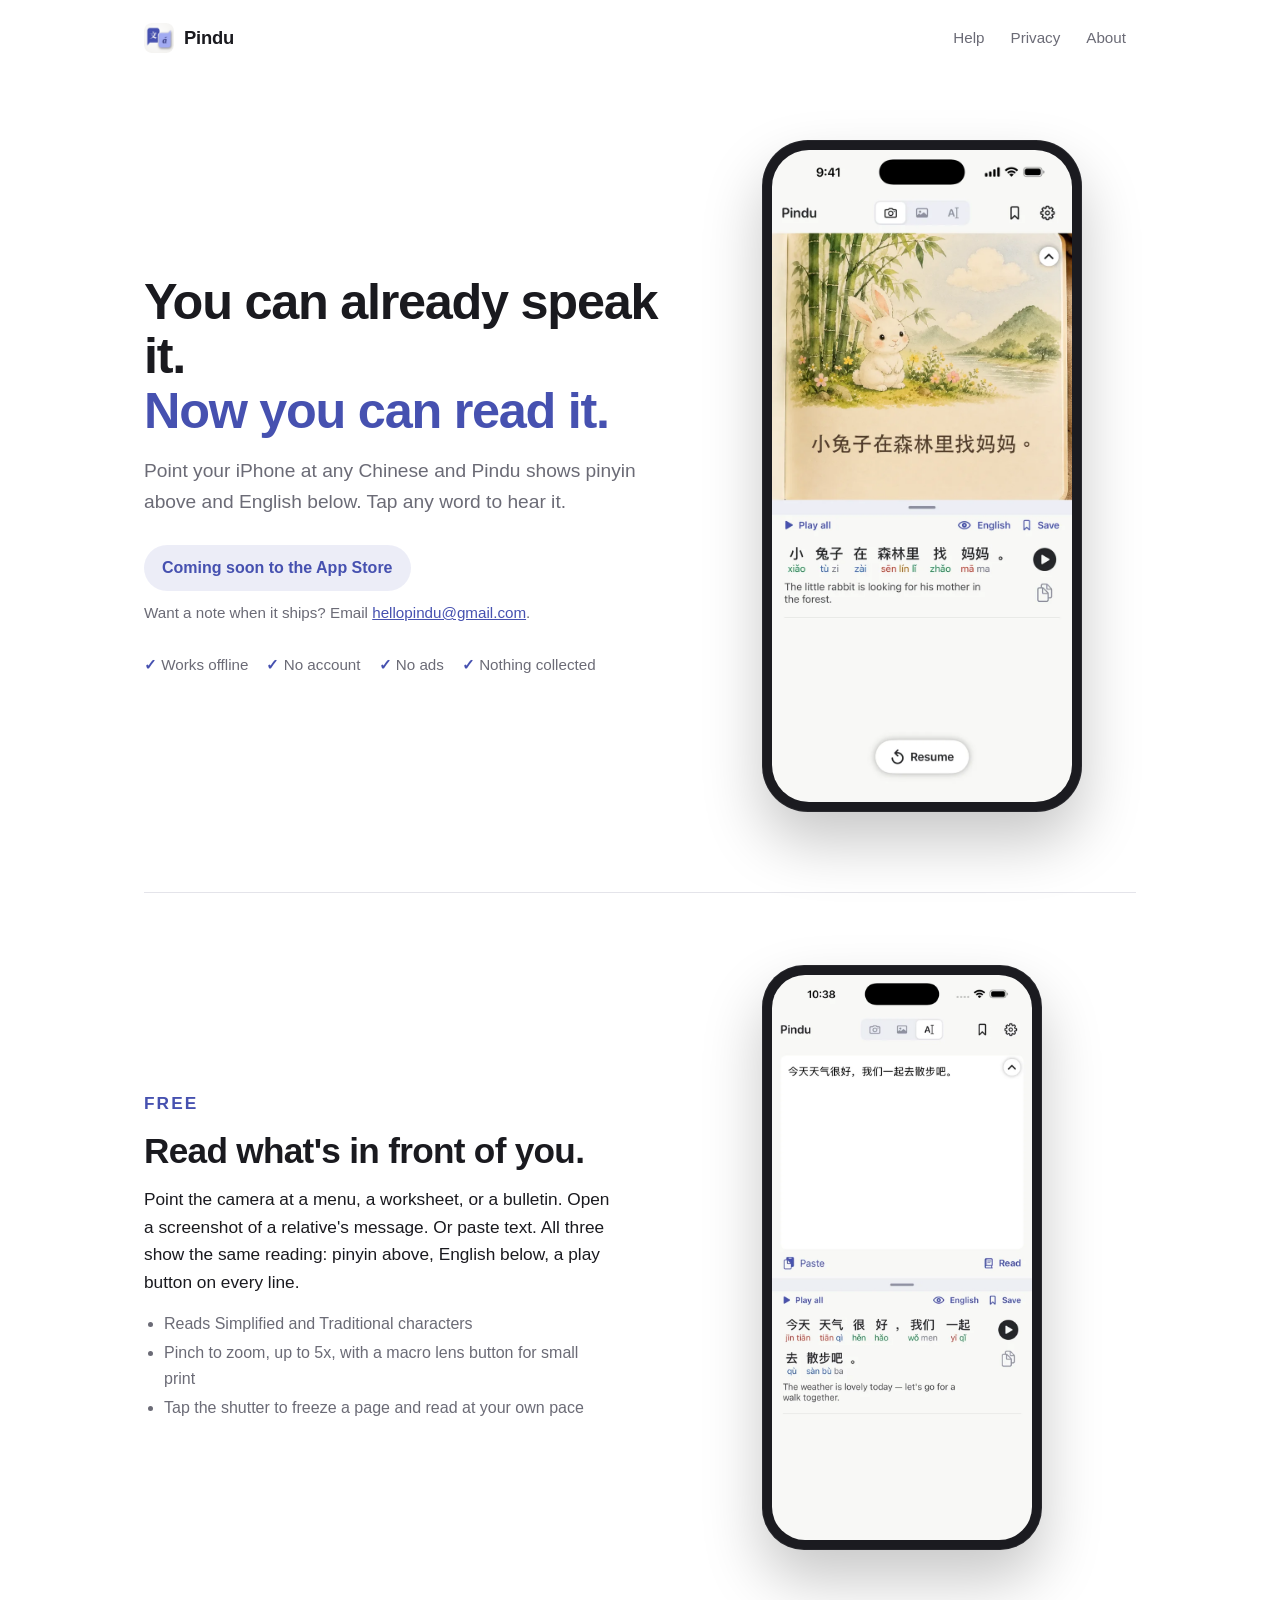
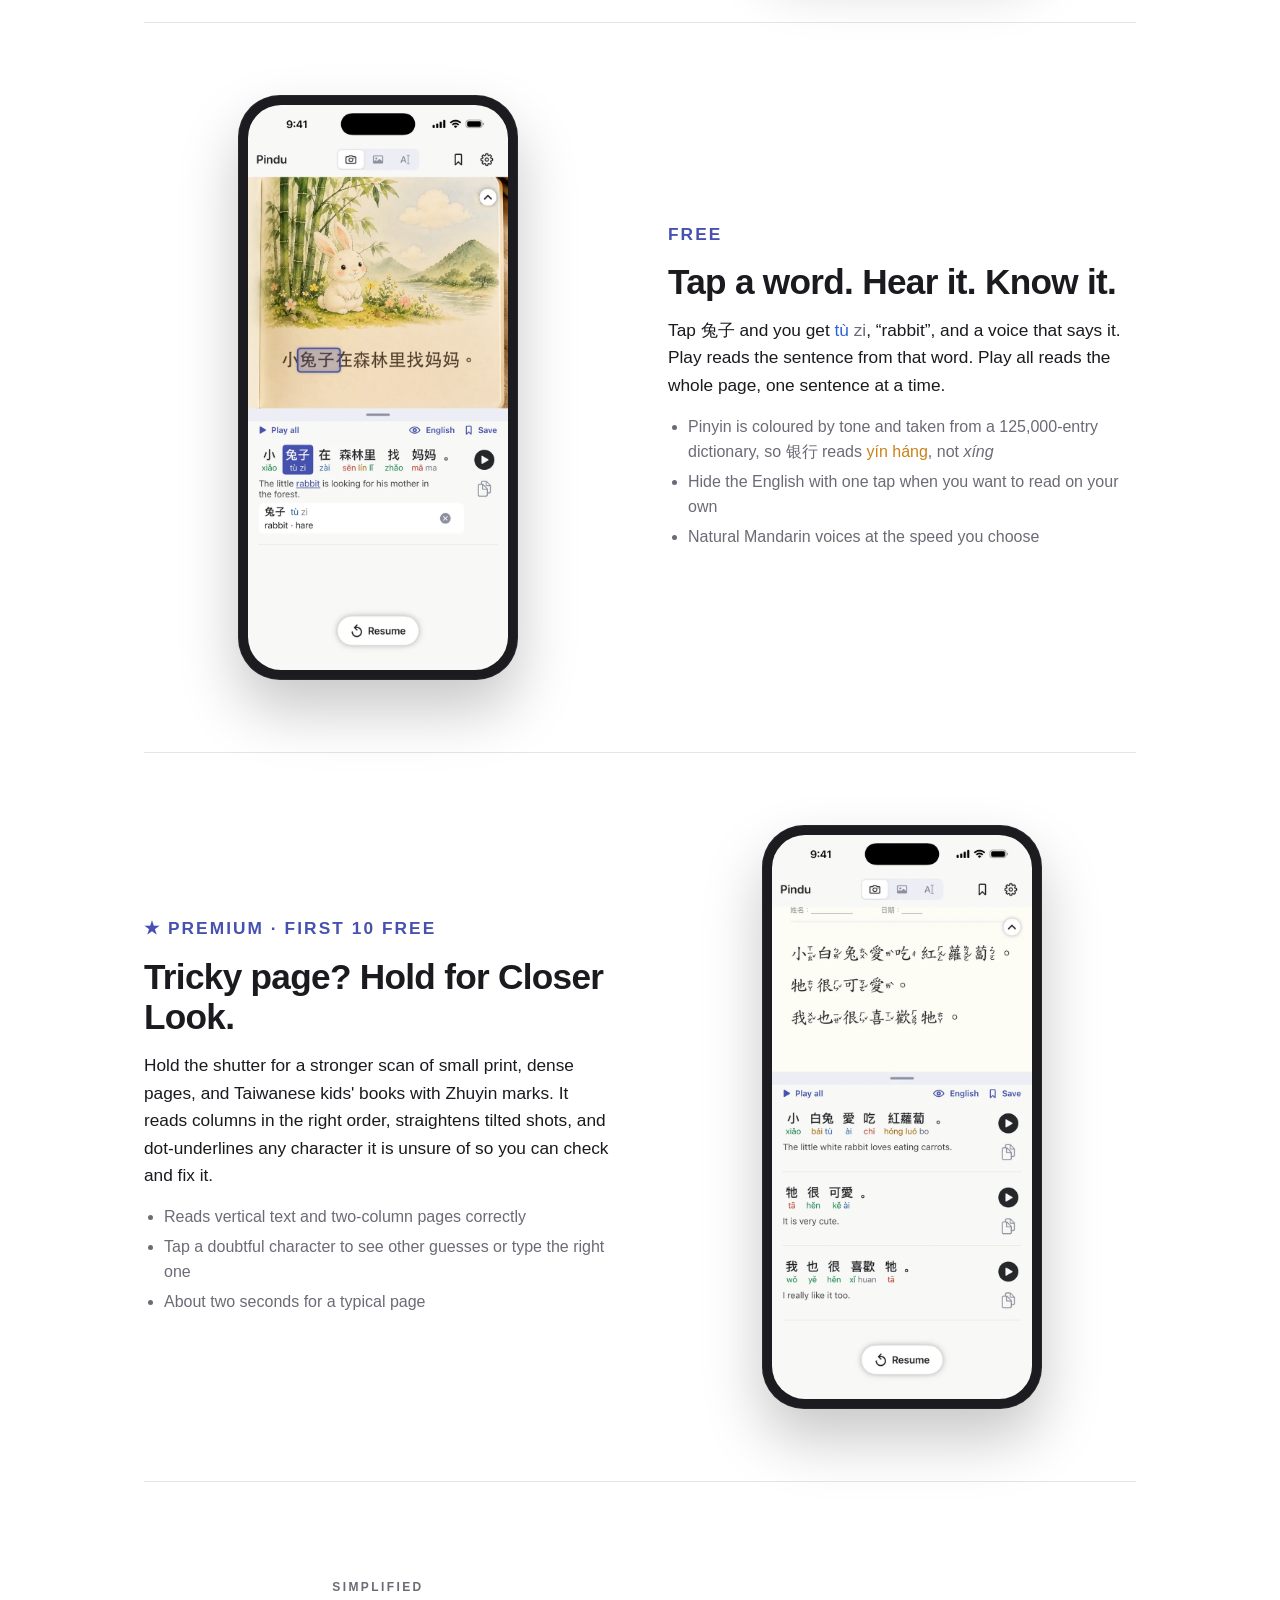
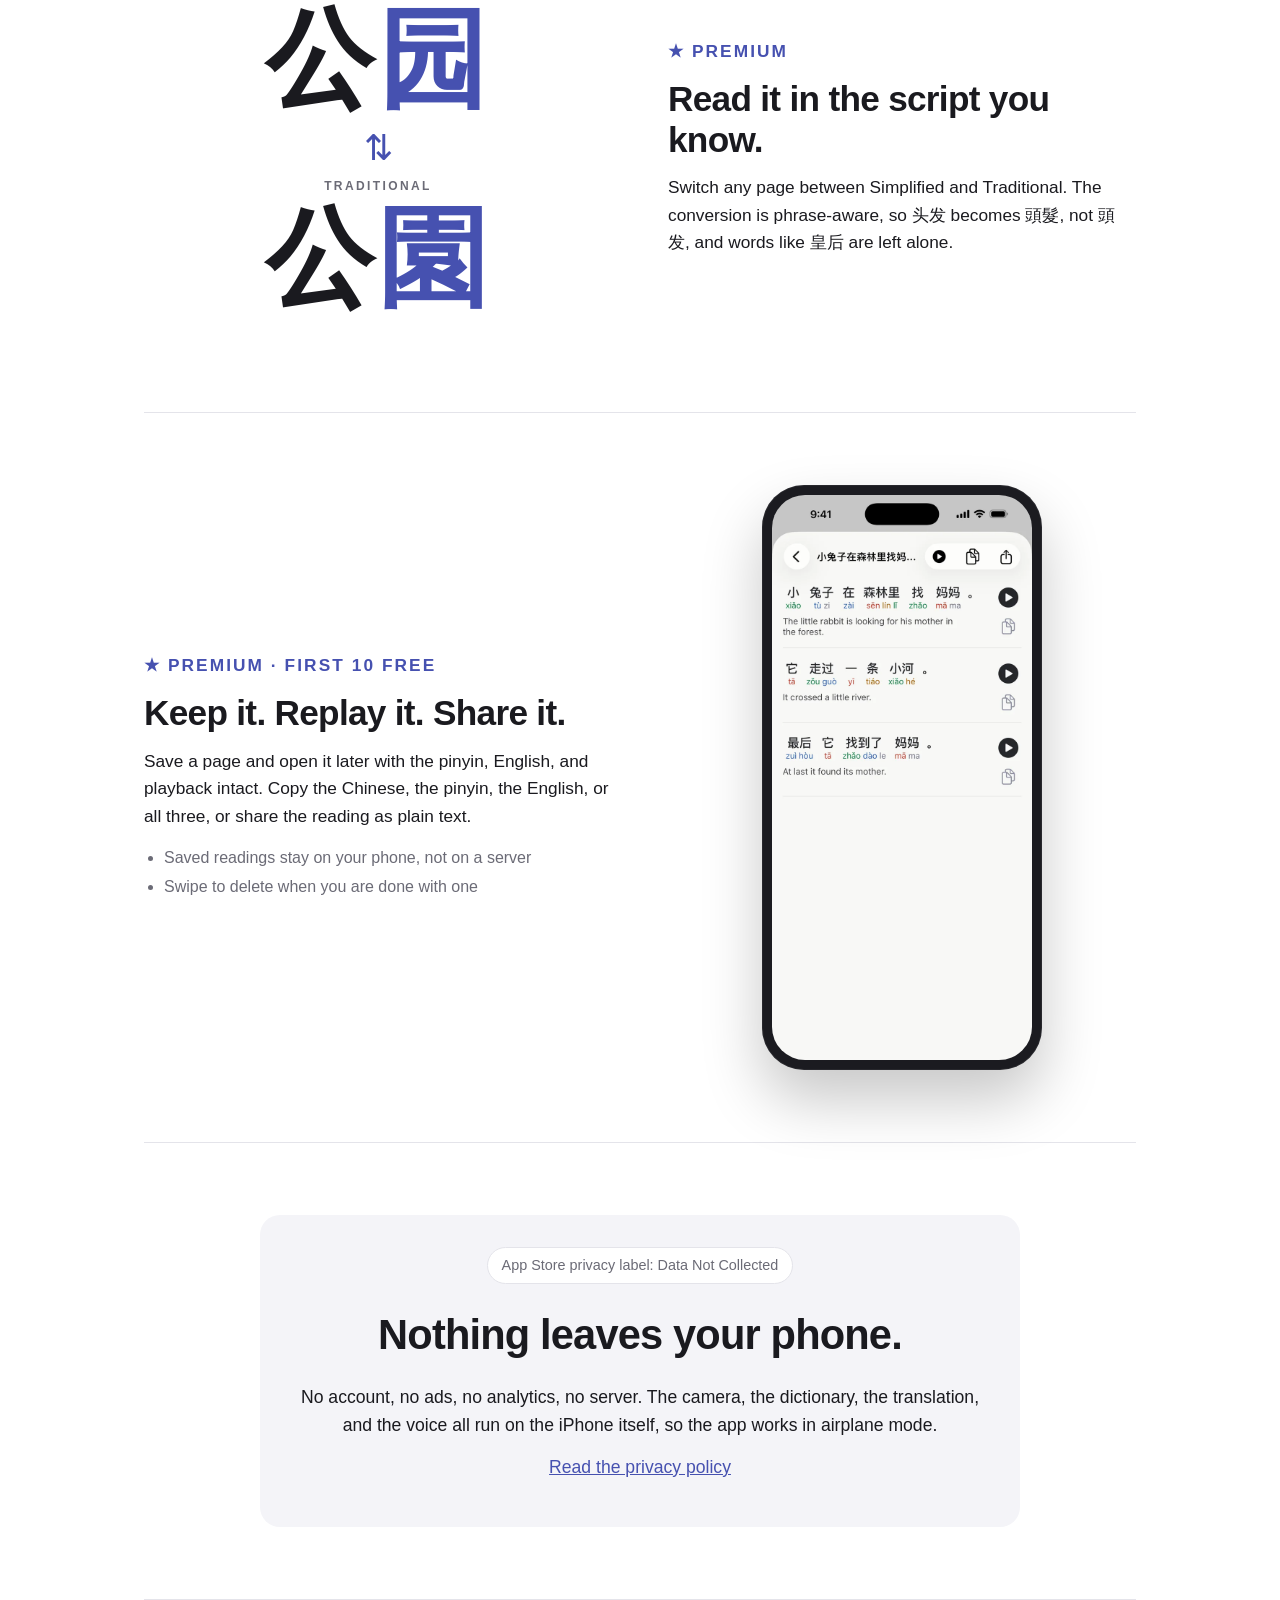
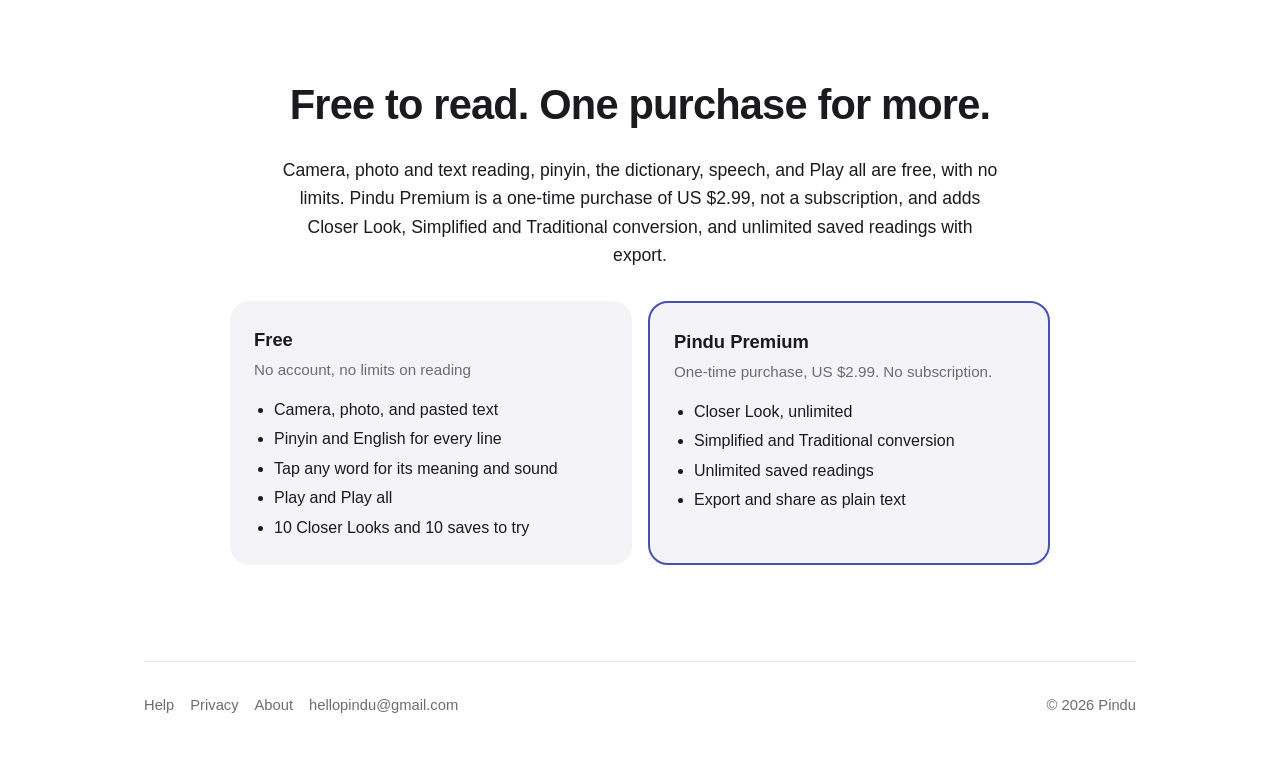
<file: index.html>
<!DOCTYPE html>
<html lang="en">
<head>
<meta charset="utf-8">
<meta name="viewport" content="width=device-width, initial-scale=1">
<title>Pindu: read the Chinese you can already speak</title>
<meta name="description" content="Pindu reads Chinese text through your iPhone camera and shows pinyin above and English below. Tap any word to hear it. Everything runs on your phone.">
<meta property="og:title" content="Pindu">
<meta property="og:description" content="You can already speak it. Now you can read it. Pinyin and English for any Chinese text, on your iPhone, entirely on-device.">
<meta property="og:type" content="website">
<meta property="og:url" content="https://pinduapp.github.io/pindu/">
<meta name="theme-color" content="#4651B0" media="(prefers-color-scheme: light)">
<meta name="theme-color" content="#121216" media="(prefers-color-scheme: dark)">
<link rel="icon" href="assets/img/favicon.png" type="image/png">
<link rel="apple-touch-icon" href="assets/img/apple-touch-icon.png">
<link rel="stylesheet" href="assets/site.css">
</head>
<body>
<a class="skip" href="#main">Skip to content</a>
<div class="wrap">

  <header class="site-header">
    <a class="brand" href="./"><img src="assets/img/icon-256.png" alt="" width="30" height="30">Pindu</a>
    <nav class="site-nav" aria-label="Site">
      <a href="support.html">Help</a>
      <a href="privacy.html">Privacy</a>
      <a href="about.html">About</a>
    </nav>
  </header>

  <main id="main">

    <section class="hero">
      <div>
        <h1>You can already speak it.<br><span class="line2">Now you can read it.</span></h1>
        <p class="lead">Point your iPhone at any Chinese and Pindu shows pinyin above and English below. Tap any word to hear it.</p>

        <!-- HERO BUTTON. Two states live here. Only one should be visible at a time.
             BEFORE LAUNCH: keep the "pre-launch" block, leave the "launch" block inside this comment.
             AT LAUNCH: delete the "pre-launch" block, move the "launch" block out of the comment,
             and replace APP_STORE_URL with the real App Store link. -->
        <div class="cta cta-prelaunch">
          <span class="pill">Coming soon to the App Store</span>
          <p class="note">Want a note when it ships? Email <a href="mailto:hellopindu@gmail.com">hellopindu@gmail.com</a>.</p>
        </div>
        <!--
        <div class="cta cta-launch">
          <a class="badge" href="APP_STORE_URL"><img src="assets/img/app-store-badge.svg" alt="Download on the App Store"></a>
          <p class="note">Free on the App Store, for iPhone running iOS 26 or later.</p>
        </div>
        -->

        <ul class="hero-points">
          <li>Works offline</li>
          <li>No account</li>
          <li>No ads</li>
          <li>Nothing collected</li>
        </ul>
      </div>
      <div class="hero-media">
        <div class="phone"><img src="assets/img/hero.webp" alt="Pindu reading a storybook page: the Chinese sentence 小兔子在森林里找妈妈 with pinyin above each word and the English translation below" width="720" height="1564"></div>
      </div>
    </section>

    <section class="features" aria-label="Features">

      <article class="feature">
        <div class="feature-text">
          <p class="eyebrow">Free</p>
          <h2>Read what's in front of you.</h2>
          <p>Point the camera at a menu, a worksheet, or a bulletin. Open a screenshot of a relative's message. Or paste text. All three show the same reading: pinyin above, English below, a play button on every line.</p>
          <ul>
            <li>Reads Simplified and Traditional characters</li>
            <li>Pinch to zoom, up to 5x, with a macro lens button for small print</li>
            <li>Tap the shutter to freeze a page and read at your own pace</li>
          </ul>
        </div>
        <div class="feature-media">
          <div class="phone small"><img src="assets/img/text-input.webp" alt="Pindu's Text tab with a pasted sentence and its pinyin and English reading below" width="720" height="1564" loading="lazy"></div>
        </div>
      </article>

      <article class="feature flip">
        <div class="feature-text">
          <p class="eyebrow">Free</p>
          <h2>Tap a word. Hear it. Know it.</h2>
          <p>Tap <span class="zh">兔子</span> and you get <span class="py"><span class="t4">tù</span> <span class="t0">zi</span></span>, “rabbit”, and a voice that says it. Play reads the sentence from that word. Play all reads the whole page, one sentence at a time.</p>
          <ul>
            <li>Pinyin is coloured by tone and taken from a 125,000-entry dictionary, so <span class="zh">银行</span> reads <span class="py"><span class="t2">yín</span> <span class="t2">háng</span></span>, not <em>xíng</em></li>
            <li>Hide the English with one tap when you want to read on your own</li>
            <li>Natural Mandarin voices at the speed you choose</li>
          </ul>
        </div>
        <div class="feature-media">
          <div class="phone small"><img src="assets/img/tap-to-define.webp" alt="The word 兔子 selected on the page, with a card showing tù zi and the meaning rabbit, hare" width="720" height="1564" loading="lazy"></div>
        </div>
      </article>

      <article class="feature">
        <div class="feature-text">
          <p class="eyebrow premium">Premium · first 10 free</p>
          <h2>Tricky page? Hold for Closer Look.</h2>
          <p>Hold the shutter for a stronger scan of small print, dense pages, and Taiwanese kids' books with Zhuyin marks. It reads columns in the right order, straightens tilted shots, and dot-underlines any character it is unsure of so you can check and fix it.</p>
          <ul>
            <li>Reads vertical text and two-column pages correctly</li>
            <li>Tap a doubtful character to see other guesses or type the right one</li>
            <li>About two seconds for a typical page</li>
          </ul>
        </div>
        <div class="feature-media">
          <div class="phone small"><img src="assets/img/closer-look.webp" alt="A Traditional Chinese worksheet with Zhuyin marks, read by Closer Look into three clean sentences with pinyin and English" width="720" height="1564" loading="lazy"></div>
        </div>
      </article>

      <article class="feature flip">
        <div class="feature-text">
          <p class="eyebrow premium">Premium</p>
          <h2>Read it in the script you know.</h2>
          <p>Switch any page between Simplified and Traditional. The conversion is phrase-aware, so <span class="zh">头发</span> becomes <span class="zh">頭髮</span>, not <span class="zh">頭发</span>, and words like <span class="zh">皇后</span> are left alone.</p>
        </div>
        <div class="feature-media">
          <div class="scripts zh" aria-label="The word for park, 公园 in Simplified and 公園 in Traditional">
            <span class="label">Simplified</span>
            <span class="word">公<span class="diff">园</span></span>
            <span class="arrow" aria-hidden="true">⇅</span>
            <span class="label">Traditional</span>
            <span class="word">公<span class="diff">園</span></span>
          </div>
        </div>
      </article>

      <article class="feature">
        <div class="feature-text">
          <p class="eyebrow premium">Premium · first 10 free</p>
          <h2>Keep it. Replay it. Share it.</h2>
          <p>Save a page and open it later with the pinyin, English, and playback intact. Copy the Chinese, the pinyin, the English, or all three, or share the reading as plain text.</p>
          <ul>
            <li>Saved readings stay on your phone, not on a server</li>
            <li>Swipe to delete when you are done with one</li>
          </ul>
        </div>
        <div class="feature-media">
          <div class="phone small"><img src="assets/img/saved-detail.webp" alt="A saved reading with three sentences, each with pinyin, English, and play and copy buttons" width="720" height="1564" loading="lazy"></div>
        </div>
      </article>

    </section>

    <section class="privacy-block">
      <div class="card">
        <span class="label-chip">App Store privacy label: Data Not Collected</span>
        <h2>Nothing leaves your phone.</h2>
        <p>No account, no ads, no analytics, no server. The camera, the dictionary, the translation, and the voice all run on the iPhone itself, so the app works in airplane mode.</p>
        <p><a href="privacy.html">Read the privacy policy</a></p>
      </div>
    </section>

    <section class="premium-block" id="premium">
      <h2>Free to read. One purchase for more.</h2>
      <div class="two-sentences">
        <p>Camera, photo and text reading, pinyin, the dictionary, speech, and Play all are free, with no limits. Pindu Premium is a one-time purchase of US&nbsp;$2.99, not a subscription, and adds Closer Look, Simplified and Traditional conversion, and unlimited saved readings with export.</p>
      </div>
      <div class="plans">
        <div class="plan card">
          <h3>Free</h3>
          <p class="price">No account, no limits on reading</p>
          <ul>
            <li>Camera, photo, and pasted text</li>
            <li>Pinyin and English for every line</li>
            <li>Tap any word for its meaning and sound</li>
            <li>Play and Play all</li>
            <li>10 Closer Looks and 10 saves to try</li>
          </ul>
        </div>
        <div class="plan card featured">
          <h3>Pindu Premium</h3>
          <p class="price">One-time purchase, US $2.99. No subscription.</p>
          <ul>
            <li>Closer Look, unlimited</li>
            <li>Simplified and Traditional conversion</li>
            <li>Unlimited saved readings</li>
            <li>Export and share as plain text</li>
          </ul>
        </div>
      </div>
    </section>

  </main>

  <footer class="site-footer">
    <nav aria-label="Footer">
      <a href="support.html">Help</a>
      <a href="privacy.html">Privacy</a>
      <a href="about.html">About</a>
      <a href="mailto:hellopindu@gmail.com">hellopindu@gmail.com</a>
    </nav>
    <span>© 2026 Pindu</span>
  </footer>

</div>
</body>
</html>
</file>
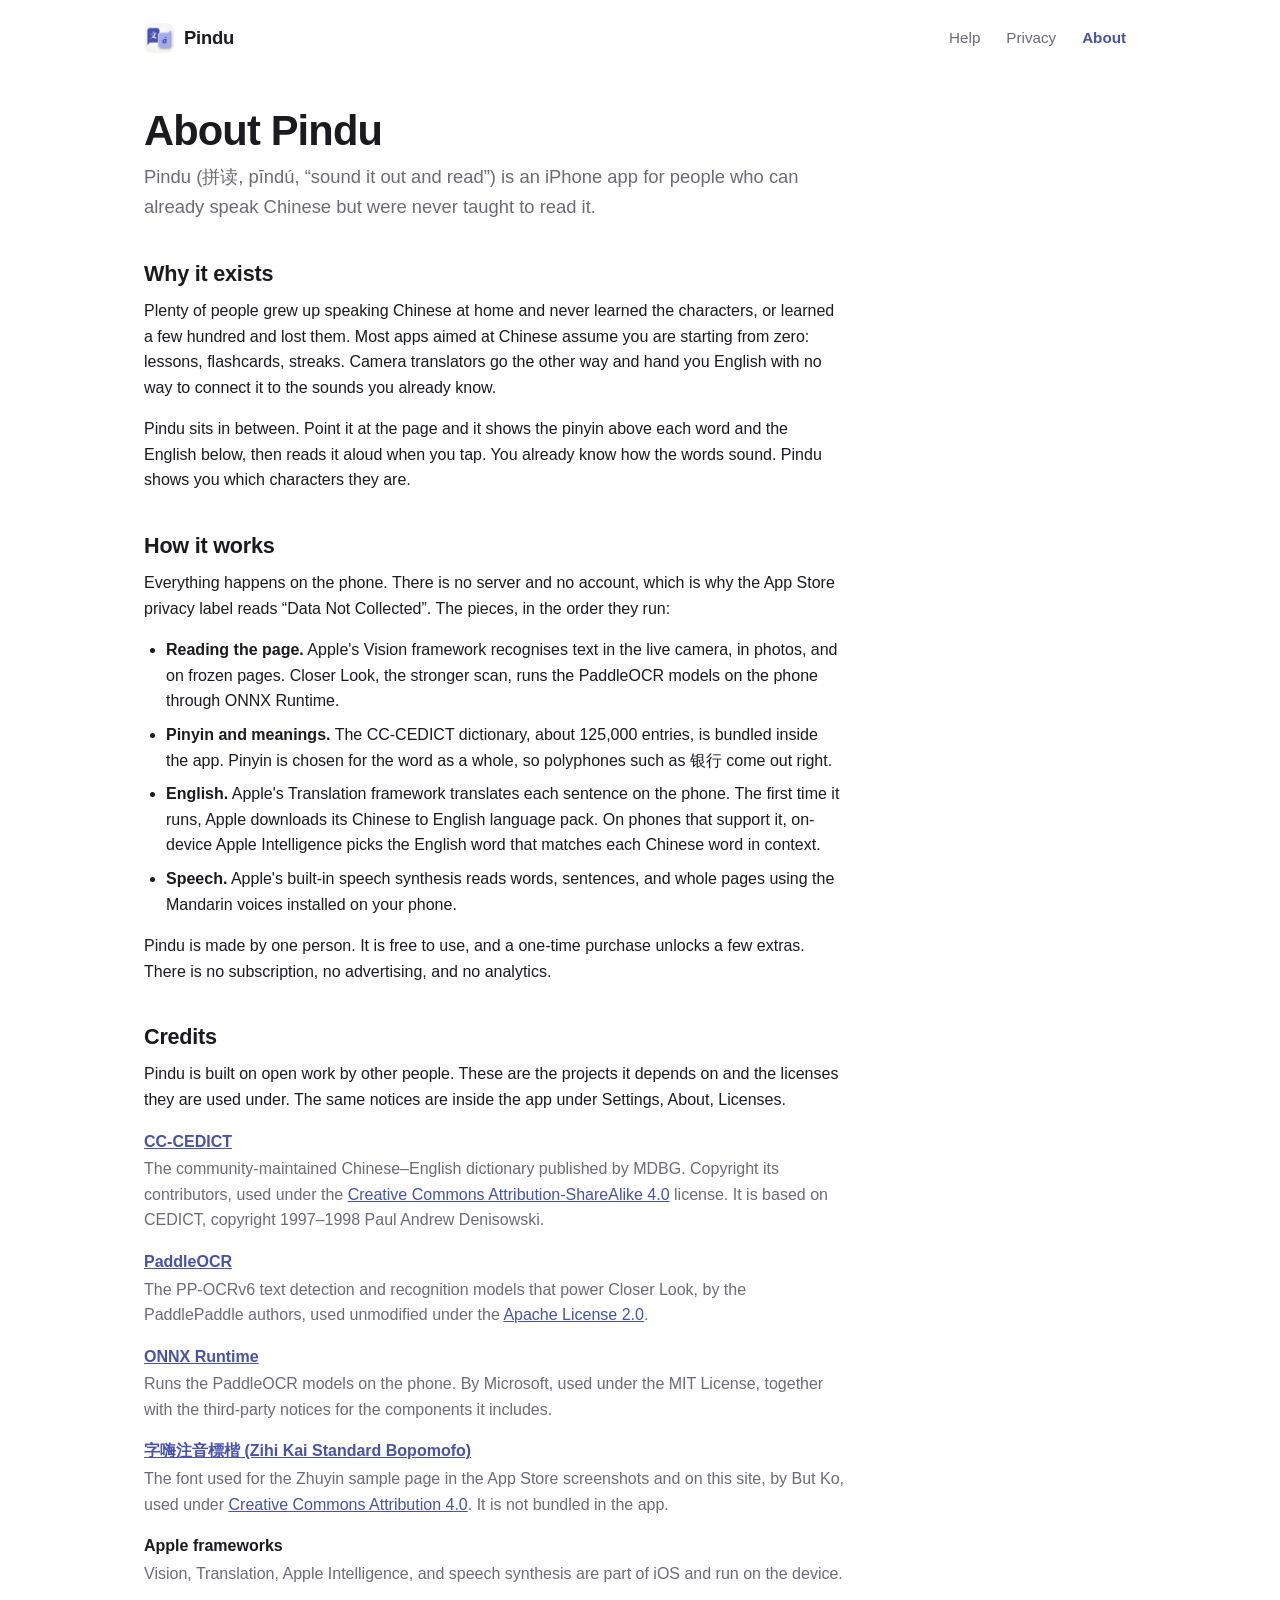
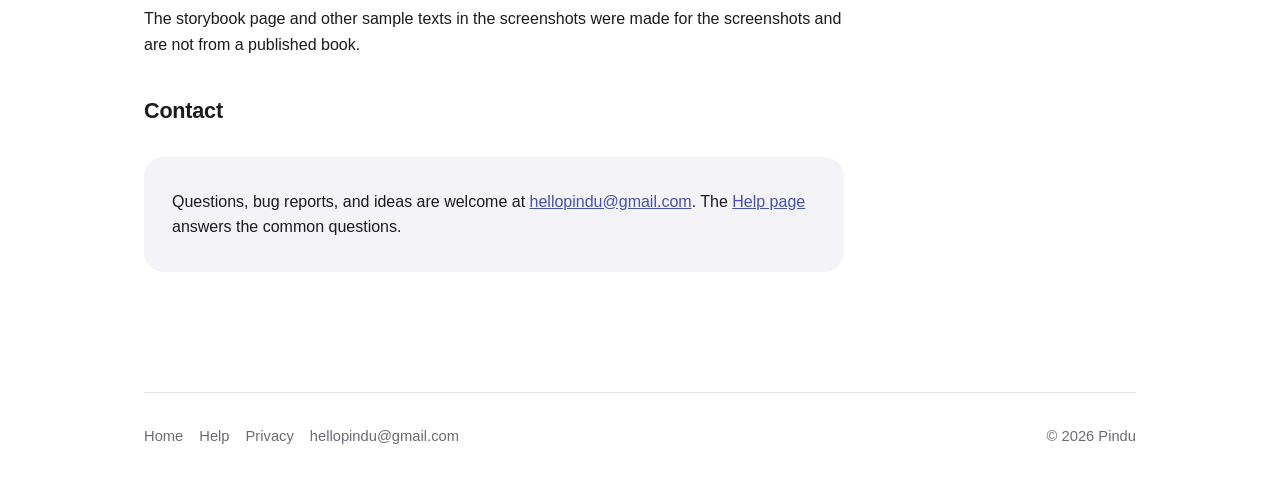
<file: about.html>
<!DOCTYPE html>
<html lang="en">
<head>
<meta charset="utf-8">
<meta name="viewport" content="width=device-width, initial-scale=1">
<title>About Pindu</title>
<meta name="description" content="Why Pindu exists, how it reads Chinese entirely on your iPhone, and the open projects it is built on.">
<meta name="theme-color" content="#4651B0" media="(prefers-color-scheme: light)">
<meta name="theme-color" content="#121216" media="(prefers-color-scheme: dark)">
<link rel="icon" href="assets/img/favicon.png" type="image/png">
<link rel="apple-touch-icon" href="assets/img/apple-touch-icon.png">
<link rel="stylesheet" href="assets/site.css">
</head>
<body>
<a class="skip" href="#main">Skip to content</a>
<div class="wrap">

  <header class="site-header">
    <a class="brand" href="./"><img src="assets/img/icon-256.png" alt="" width="30" height="30">Pindu</a>
    <nav class="site-nav" aria-label="Site">
      <a href="support.html">Help</a>
      <a href="privacy.html">Privacy</a>
      <a href="about.html" aria-current="page">About</a>
    </nav>
  </header>

  <main id="main" class="prose">
    <h1>About Pindu</h1>
    <p class="intro">Pindu (<span class="zh">拼读</span>, pīndú, “sound it out and read”) is an iPhone app for people who can already speak Chinese but were never taught to read it.</p>

    <h2 id="why">Why it exists</h2>
    <p>Plenty of people grew up speaking Chinese at home and never learned the characters, or learned a few hundred and lost them. Most apps aimed at Chinese assume you are starting from zero: lessons, flashcards, streaks. Camera translators go the other way and hand you English with no way to connect it to the sounds you already know.</p>
    <p>Pindu sits in between. Point it at the page and it shows the pinyin above each word and the English below, then reads it aloud when you tap. You already know how the words sound. Pindu shows you which characters they are.</p>

    <h2 id="how">How it works</h2>
    <p>Everything happens on the phone. There is no server and no account, which is why the App Store privacy label reads “Data Not Collected”. The pieces, in the order they run:</p>
    <ul>
      <li><strong>Reading the page.</strong> Apple's Vision framework recognises text in the live camera, in photos, and on frozen pages. Closer Look, the stronger scan, runs the PaddleOCR models on the phone through ONNX Runtime.</li>
      <li><strong>Pinyin and meanings.</strong> The CC-CEDICT dictionary, about 125,000 entries, is bundled inside the app. Pinyin is chosen for the word as a whole, so polyphones such as <span class="zh">银行</span> come out right.</li>
      <li><strong>English.</strong> Apple's Translation framework translates each sentence on the phone. The first time it runs, Apple downloads its Chinese to English language pack. On phones that support it, on-device Apple Intelligence picks the English word that matches each Chinese word in context.</li>
      <li><strong>Speech.</strong> Apple's built-in speech synthesis reads words, sentences, and whole pages using the Mandarin voices installed on your phone.</li>
    </ul>
    <p>Pindu is made by one person. It is free to use, and a one-time purchase unlocks a few extras. There is no subscription, no advertising, and no analytics.</p>

    <h2 id="credits">Credits</h2>
    <p>Pindu is built on open work by other people. These are the projects it depends on and the licenses they are used under. The same notices are inside the app under Settings, About, Licenses.</p>
    <div class="credits">
      <dl>
        <dt><a href="https://www.mdbg.net/chinese/dictionary?page=cc-cedict">CC-CEDICT</a></dt>
        <dd>The community-maintained Chinese–English dictionary published by MDBG. Copyright its contributors, used under the <a href="https://creativecommons.org/licenses/by-sa/4.0/">Creative Commons Attribution-ShareAlike 4.0</a> license. It is based on CEDICT, copyright 1997–1998 Paul Andrew Denisowski.</dd>

        <dt><a href="https://github.com/PaddlePaddle/PaddleOCR">PaddleOCR</a></dt>
        <dd>The PP-OCRv6 text detection and recognition models that power Closer Look, by the PaddlePaddle authors, used unmodified under the <a href="https://www.apache.org/licenses/LICENSE-2.0">Apache License 2.0</a>.</dd>

        <dt><a href="https://onnxruntime.ai/">ONNX Runtime</a></dt>
        <dd>Runs the PaddleOCR models on the phone. By Microsoft, used under the MIT License, together with the third-party notices for the components it includes.</dd>

        <dt><a href="https://github.com/ButTaiwan/bpmfvs">字嗨注音標楷 (Zihi Kai Standard Bopomofo)</a></dt>
        <dd>The font used for the Zhuyin sample page in the App Store screenshots and on this site, by But Ko, used under <a href="https://creativecommons.org/licenses/by/4.0/">Creative Commons Attribution 4.0</a>. It is not bundled in the app.</dd>

        <dt>Apple frameworks</dt>
        <dd>Vision, Translation, Apple Intelligence, and speech synthesis are part of iOS and run on the device.</dd>
      </dl>
    </div>
    <p>The storybook page and other sample texts in the screenshots were made for the screenshots and are not from a published book.</p>

    <h2 id="contact">Contact</h2>
    <div class="card">
      <p>Questions, bug reports, and ideas are welcome at <a href="mailto:hellopindu@gmail.com">hellopindu@gmail.com</a>. The <a href="support.html">Help page</a> answers the common questions.</p>
    </div>
  </main>

  <footer class="site-footer">
    <nav aria-label="Footer">
      <a href="./">Home</a>
      <a href="support.html">Help</a>
      <a href="privacy.html">Privacy</a>
      <a href="mailto:hellopindu@gmail.com">hellopindu@gmail.com</a>
    </nav>
    <span>© 2026 Pindu</span>
  </footer>

</div>
</body>
</html>
</file>
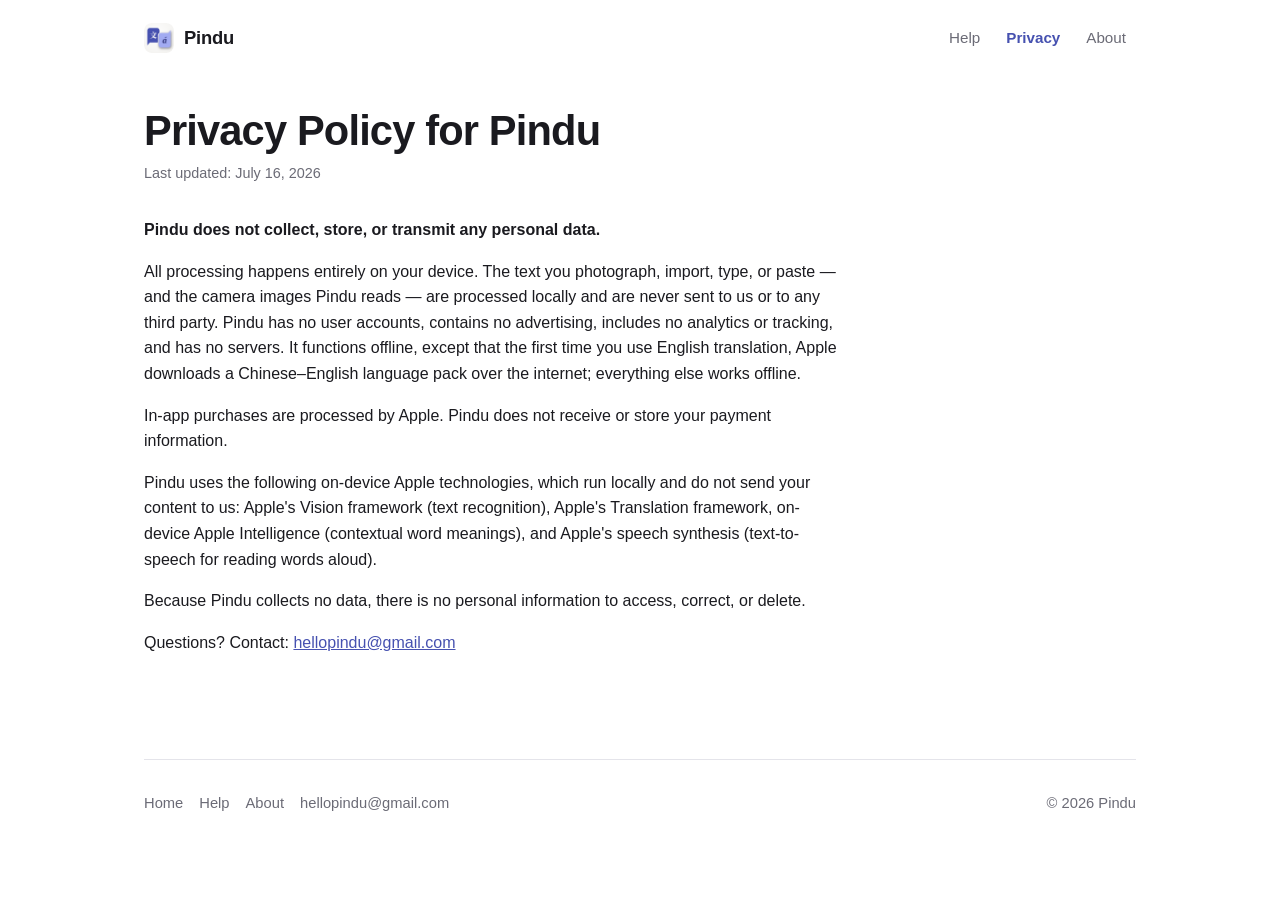
<file: privacy.html>
<!DOCTYPE html>
<html lang="en">
<head>
<meta charset="utf-8">
<meta name="viewport" content="width=device-width, initial-scale=1">
<title>Pindu Privacy Policy</title>
<meta name="description" content="Pindu does not collect, store, or transmit any personal data. Everything runs on your device.">
<meta name="theme-color" content="#4651B0" media="(prefers-color-scheme: light)">
<meta name="theme-color" content="#121216" media="(prefers-color-scheme: dark)">
<link rel="icon" href="assets/img/favicon.png" type="image/png">
<link rel="apple-touch-icon" href="assets/img/apple-touch-icon.png">
<link rel="stylesheet" href="assets/site.css">
</head>
<body>
<a class="skip" href="#main">Skip to content</a>
<div class="wrap">

  <header class="site-header">
    <a class="brand" href="./"><img src="assets/img/icon-256.png" alt="" width="30" height="30">Pindu</a>
    <nav class="site-nav" aria-label="Site">
      <a href="support.html">Help</a>
      <a href="privacy.html" aria-current="page">Privacy</a>
      <a href="about.html">About</a>
    </nav>
  </header>

  <main id="main" class="prose">
    <h1>Privacy Policy for Pindu</h1>
    <p class="updated">Last updated: July 16, 2026</p>

    <p><strong>Pindu does not collect, store, or transmit any personal data.</strong></p>

    <p>All processing happens entirely on your device. The text you photograph, import, type, or paste — and the camera images Pindu reads — are processed locally and are never sent to us or to any third party. Pindu has no user accounts, contains no advertising, includes no analytics or tracking, and has no servers. It functions offline, except that the first time you use English translation, Apple downloads a Chinese–English language pack over the internet; everything else works offline.</p>

    <p>In-app purchases are processed by Apple. Pindu does not receive or store your payment information.</p>

    <p>Pindu uses the following on-device Apple technologies, which run locally and do not send your content to us: Apple's Vision framework (text recognition), Apple's Translation framework, on-device Apple Intelligence (contextual word meanings), and Apple's speech synthesis (text-to-speech for reading words aloud).</p>

    <p>Because Pindu collects no data, there is no personal information to access, correct, or delete.</p>

    <p>Questions? Contact: <a href="mailto:hellopindu@gmail.com">hellopindu@gmail.com</a></p>
  </main>

  <footer class="site-footer">
    <nav aria-label="Footer">
      <a href="./">Home</a>
      <a href="support.html">Help</a>
      <a href="about.html">About</a>
      <a href="mailto:hellopindu@gmail.com">hellopindu@gmail.com</a>
    </nav>
    <span>© 2026 Pindu</span>
  </footer>

</div>
</body>
</html>
</file>
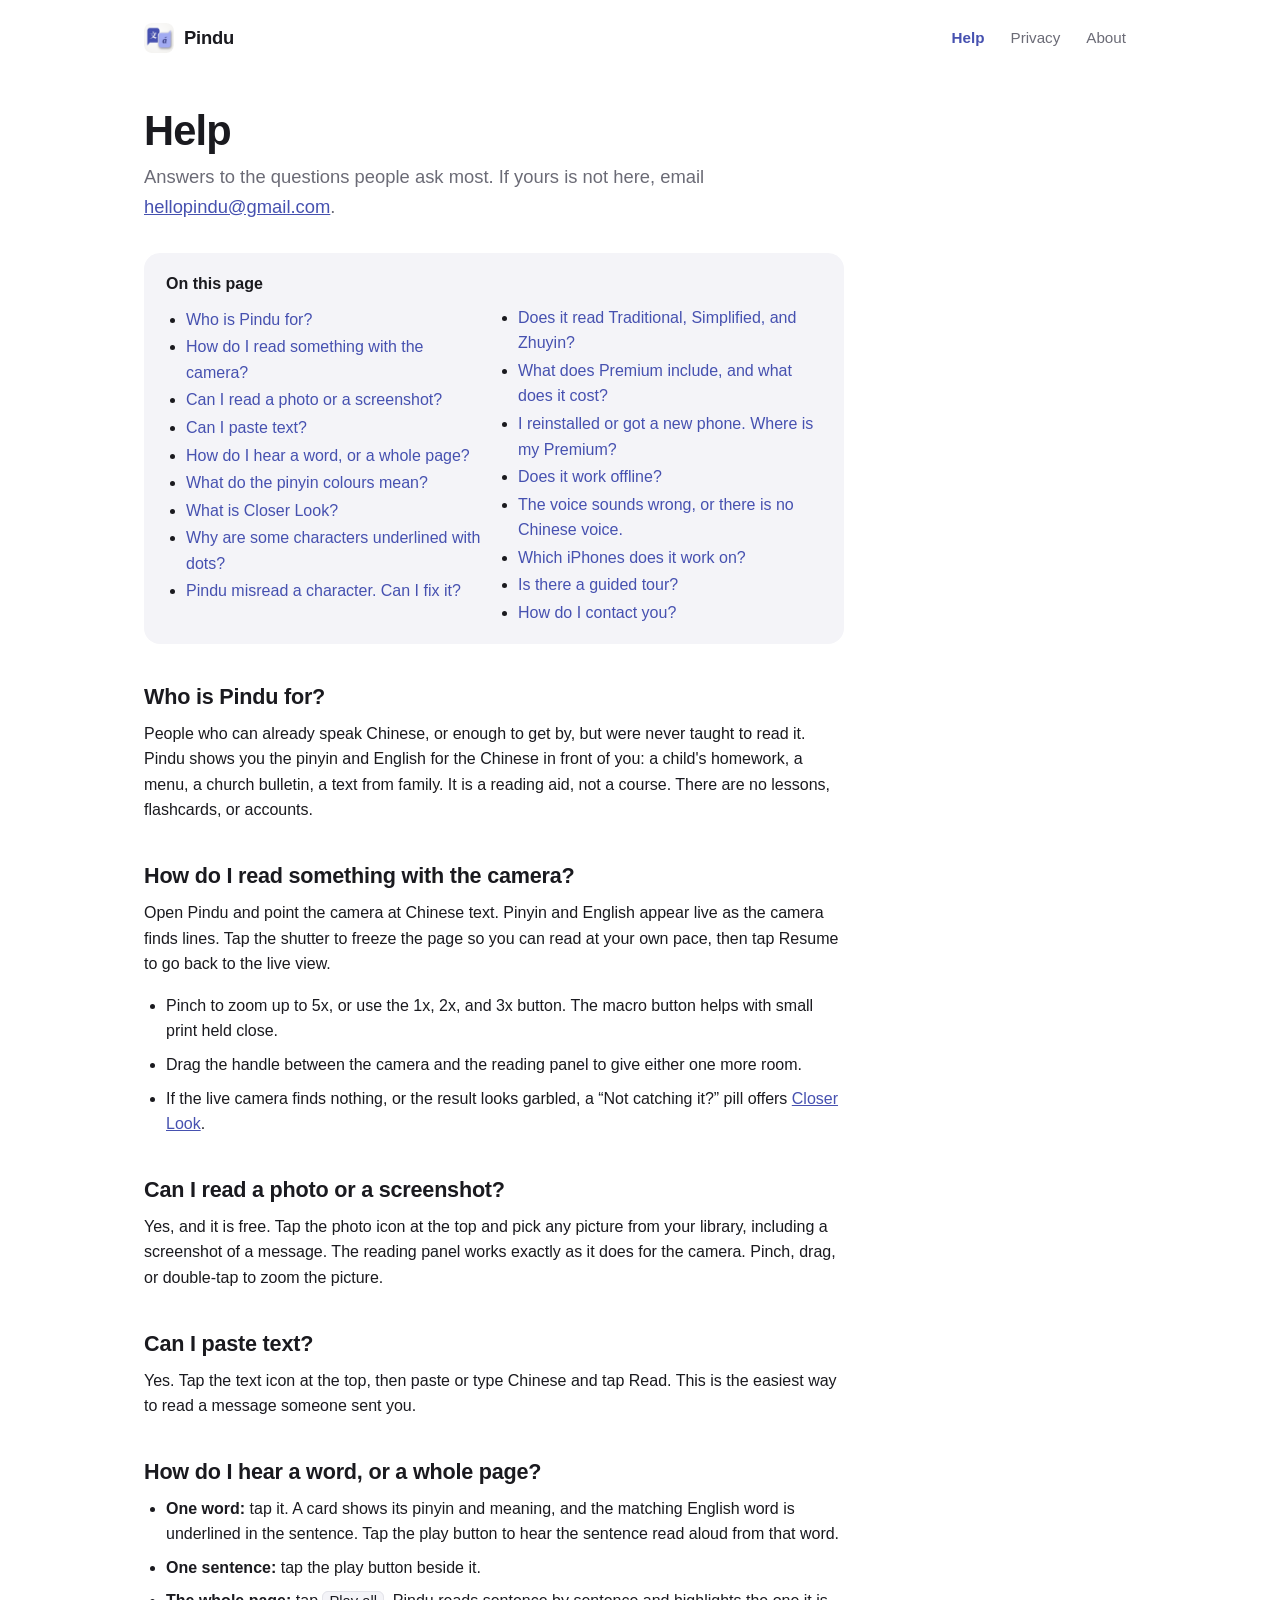
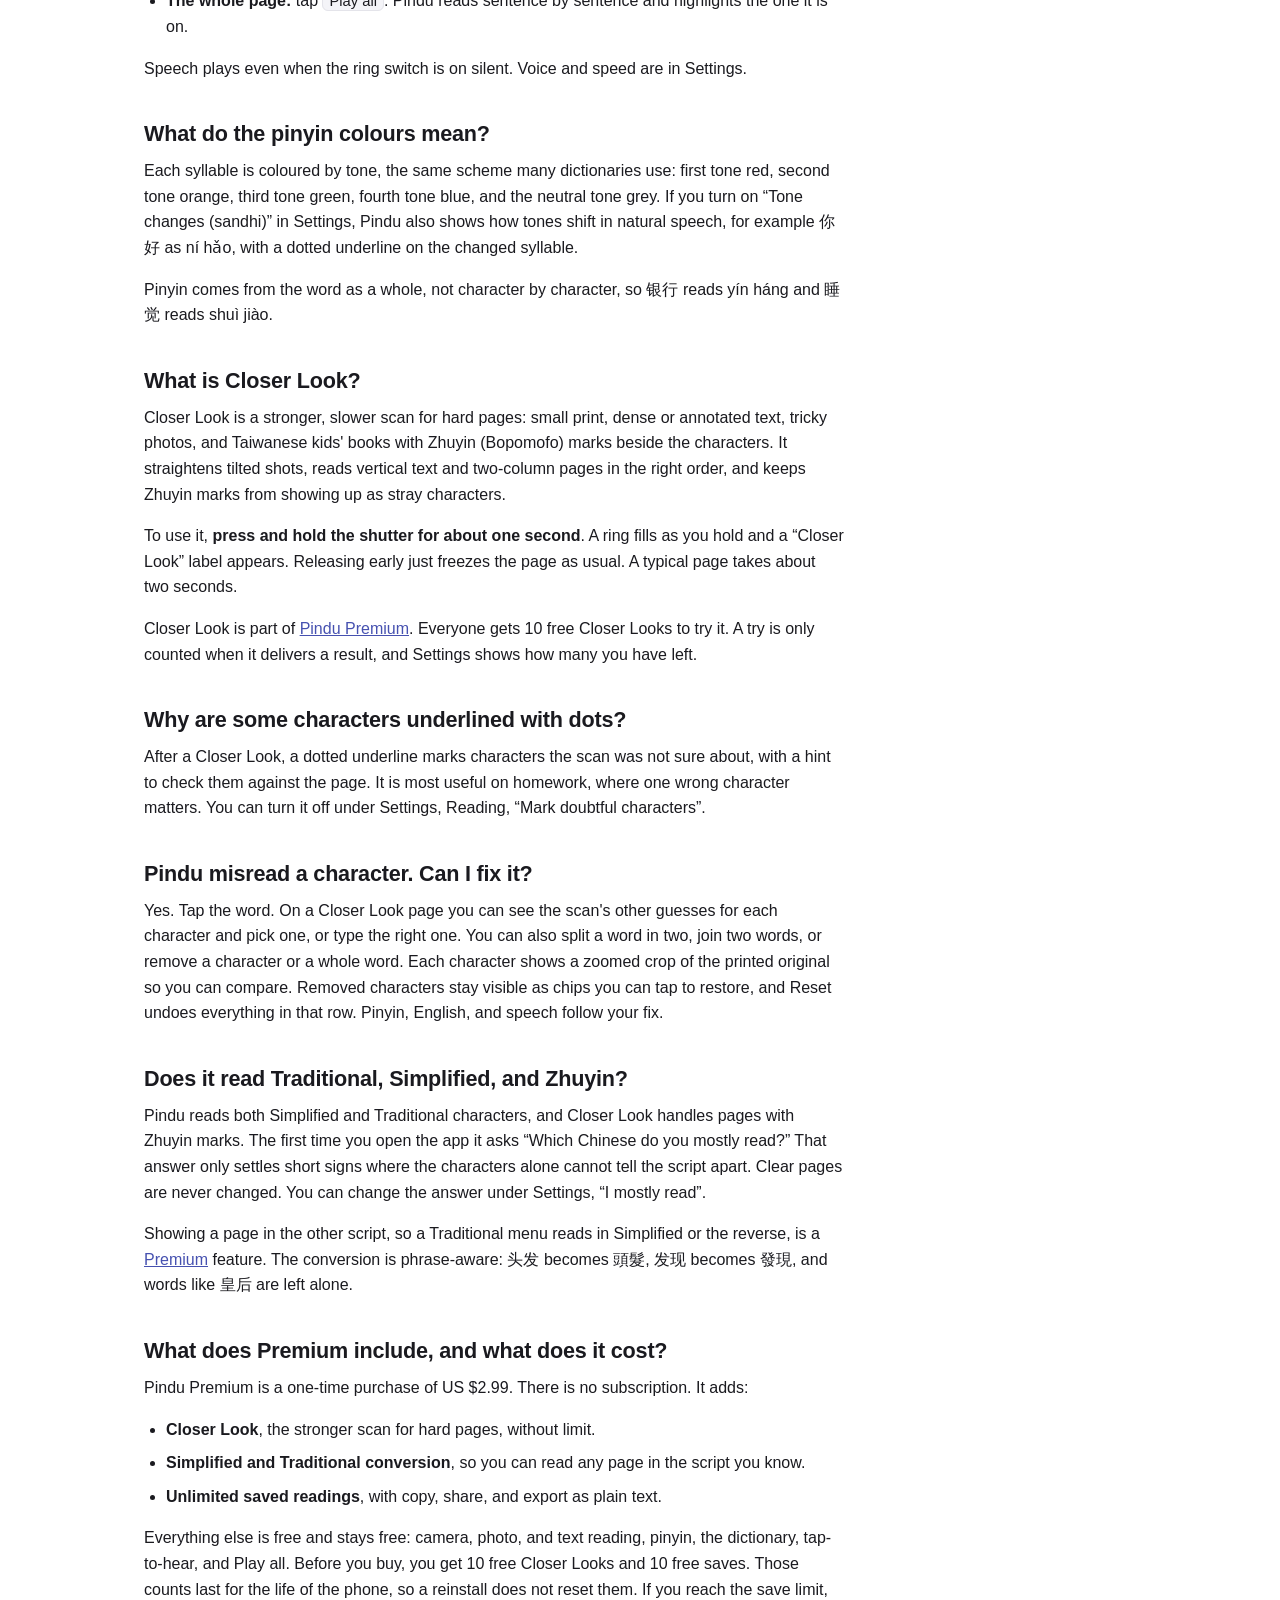
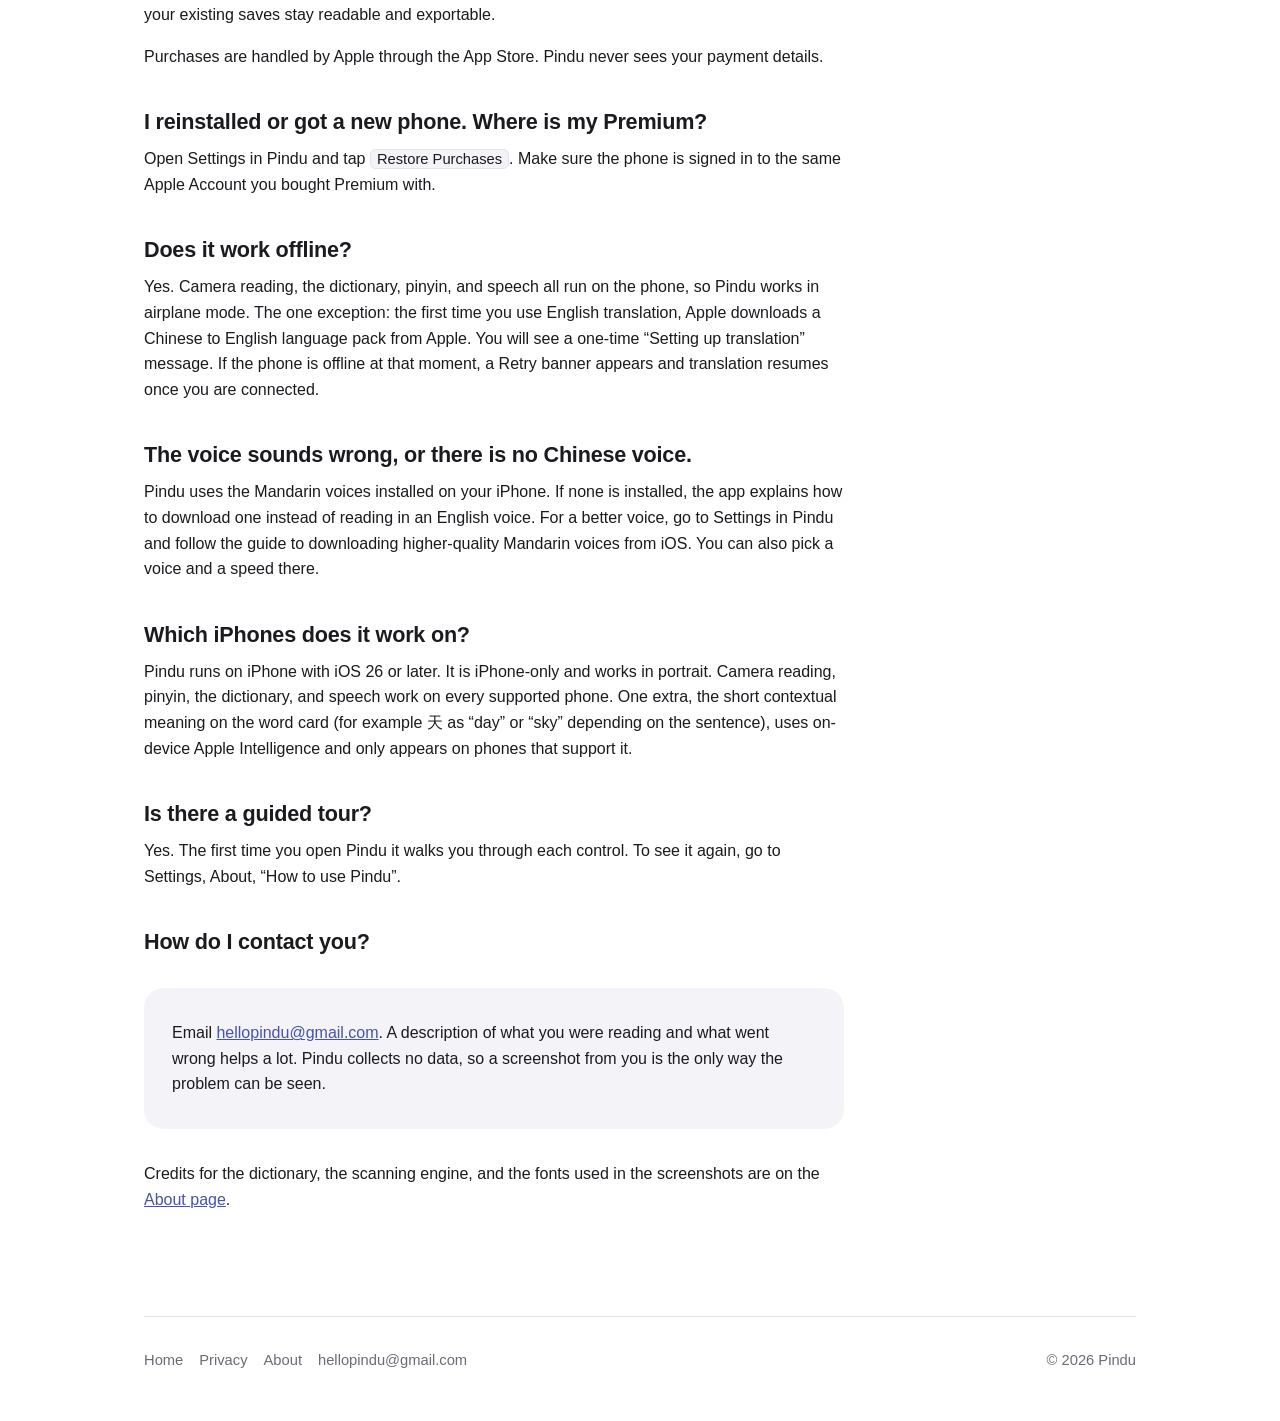
<file: support.html>
<!DOCTYPE html>
<html lang="en">
<head>
<meta charset="utf-8">
<meta name="viewport" content="width=device-width, initial-scale=1">
<title>Pindu Help</title>
<meta name="description" content="How to use Pindu: reading with the camera, photos and pasted text, hearing words, Closer Look, Traditional and Simplified, Premium, and how to get in touch.">
<meta name="theme-color" content="#4651B0" media="(prefers-color-scheme: light)">
<meta name="theme-color" content="#121216" media="(prefers-color-scheme: dark)">
<link rel="icon" href="assets/img/favicon.png" type="image/png">
<link rel="apple-touch-icon" href="assets/img/apple-touch-icon.png">
<link rel="stylesheet" href="assets/site.css">
</head>
<body>
<a class="skip" href="#main">Skip to content</a>
<div class="wrap">

  <header class="site-header">
    <a class="brand" href="./"><img src="assets/img/icon-256.png" alt="" width="30" height="30">Pindu</a>
    <nav class="site-nav" aria-label="Site">
      <a href="support.html" aria-current="page">Help</a>
      <a href="privacy.html">Privacy</a>
      <a href="about.html">About</a>
    </nav>
  </header>

  <main id="main" class="prose">
    <h1>Help</h1>
    <p class="intro">Answers to the questions people ask most. If yours is not here, email <a href="mailto:hellopindu@gmail.com">hellopindu@gmail.com</a>.</p>

    <nav class="toc" aria-label="Questions on this page">
      <p>On this page</p>
      <ul>
        <li><a href="#who">Who is Pindu for?</a></li>
        <li><a href="#camera">How do I read something with the camera?</a></li>
        <li><a href="#photo">Can I read a photo or a screenshot?</a></li>
        <li><a href="#text">Can I paste text?</a></li>
        <li><a href="#hear">How do I hear a word, or a whole page?</a></li>
        <li><a href="#colours">What do the pinyin colours mean?</a></li>
        <li><a href="#closer-look">What is Closer Look?</a></li>
        <li><a href="#dotted">Why are some characters underlined with dots?</a></li>
        <li><a href="#fix">Pindu misread a character. Can I fix it?</a></li>
        <li><a href="#scripts">Does it read Traditional, Simplified, and Zhuyin?</a></li>
        <li><a href="#premium">What does Premium include, and what does it cost?</a></li>
        <li><a href="#restore">I reinstalled or got a new phone. Where is my Premium?</a></li>
        <li><a href="#offline">Does it work offline?</a></li>
        <li><a href="#voice">The voice sounds wrong, or there is no Chinese voice.</a></li>
        <li><a href="#devices">Which iPhones does it work on?</a></li>
        <li><a href="#tour">Is there a guided tour?</a></li>
        <li><a href="#contact">How do I contact you?</a></li>
      </ul>
    </nav>

    <h2 id="who">Who is Pindu for?</h2>
    <p>People who can already speak Chinese, or enough to get by, but were never taught to read it. Pindu shows you the pinyin and English for the Chinese in front of you: a child's homework, a menu, a church bulletin, a text from family. It is a reading aid, not a course. There are no lessons, flashcards, or accounts.</p>

    <h2 id="camera">How do I read something with the camera?</h2>
    <p>Open Pindu and point the camera at Chinese text. Pinyin and English appear live as the camera finds lines. Tap the shutter to freeze the page so you can read at your own pace, then tap Resume to go back to the live view.</p>
    <ul>
      <li>Pinch to zoom up to 5x, or use the 1x, 2x, and 3x button. The macro button helps with small print held close.</li>
      <li>Drag the handle between the camera and the reading panel to give either one more room.</li>
      <li>If the live camera finds nothing, or the result looks garbled, a “Not catching it?” pill offers <a href="#closer-look">Closer Look</a>.</li>
    </ul>

    <h2 id="photo">Can I read a photo or a screenshot?</h2>
    <p>Yes, and it is free. Tap the photo icon at the top and pick any picture from your library, including a screenshot of a message. The reading panel works exactly as it does for the camera. Pinch, drag, or double-tap to zoom the picture.</p>

    <h2 id="text">Can I paste text?</h2>
    <p>Yes. Tap the text icon at the top, then paste or type Chinese and tap Read. This is the easiest way to read a message someone sent you.</p>

    <h2 id="hear">How do I hear a word, or a whole page?</h2>
    <ul>
      <li><strong>One word:</strong> tap it. A card shows its pinyin and meaning, and the matching English word is underlined in the sentence. Tap the play button to hear the sentence read aloud from that word.</li>
      <li><strong>One sentence:</strong> tap the play button beside it.</li>
      <li><strong>The whole page:</strong> tap <kbd>Play all</kbd>. Pindu reads sentence by sentence and highlights the one it is on.</li>
    </ul>
    <p>Speech plays even when the ring switch is on silent. Voice and speed are in Settings.</p>

    <h2 id="colours">What do the pinyin colours mean?</h2>
    <p>Each syllable is coloured by tone, the same scheme many dictionaries use: first tone red, second tone orange, third tone green, fourth tone blue, and the neutral tone grey. If you turn on “Tone changes (sandhi)” in Settings, Pindu also shows how tones shift in natural speech, for example <span class="zh">你好</span> as ní hǎo, with a dotted underline on the changed syllable.</p>
    <p>Pinyin comes from the word as a whole, not character by character, so <span class="zh">银行</span> reads yín háng and <span class="zh">睡觉</span> reads shuì jiào.</p>

    <h2 id="closer-look">What is Closer Look?</h2>
    <p>Closer Look is a stronger, slower scan for hard pages: small print, dense or annotated text, tricky photos, and Taiwanese kids' books with Zhuyin (Bopomofo) marks beside the characters. It straightens tilted shots, reads vertical text and two-column pages in the right order, and keeps Zhuyin marks from showing up as stray characters.</p>
    <p>To use it, <strong>press and hold the shutter for about one second</strong>. A ring fills as you hold and a “Closer Look” label appears. Releasing early just freezes the page as usual. A typical page takes about two seconds.</p>
    <p>Closer Look is part of <a href="#premium">Pindu Premium</a>. Everyone gets 10 free Closer Looks to try it. A try is only counted when it delivers a result, and Settings shows how many you have left.</p>

    <h2 id="dotted">Why are some characters underlined with dots?</h2>
    <p>After a Closer Look, a dotted underline marks characters the scan was not sure about, with a hint to check them against the page. It is most useful on homework, where one wrong character matters. You can turn it off under Settings, Reading, “Mark doubtful characters”.</p>

    <h2 id="fix">Pindu misread a character. Can I fix it?</h2>
    <p>Yes. Tap the word. On a Closer Look page you can see the scan's other guesses for each character and pick one, or type the right one. You can also split a word in two, join two words, or remove a character or a whole word. Each character shows a zoomed crop of the printed original so you can compare. Removed characters stay visible as chips you can tap to restore, and Reset undoes everything in that row. Pinyin, English, and speech follow your fix.</p>

    <h2 id="scripts">Does it read Traditional, Simplified, and Zhuyin?</h2>
    <p>Pindu reads both Simplified and Traditional characters, and Closer Look handles pages with Zhuyin marks. The first time you open the app it asks “Which Chinese do you mostly read?” That answer only settles short signs where the characters alone cannot tell the script apart. Clear pages are never changed. You can change the answer under Settings, “I mostly read”.</p>
    <p>Showing a page in the other script, so a Traditional menu reads in Simplified or the reverse, is a <a href="#premium">Premium</a> feature. The conversion is phrase-aware: <span class="zh">头发</span> becomes <span class="zh">頭髮</span>, <span class="zh">发现</span> becomes <span class="zh">發現</span>, and words like <span class="zh">皇后</span> are left alone.</p>

    <h2 id="premium">What does Premium include, and what does it cost?</h2>
    <p>Pindu Premium is a one-time purchase of US $2.99. There is no subscription. It adds:</p>
    <ul>
      <li><strong>Closer Look</strong>, the stronger scan for hard pages, without limit.</li>
      <li><strong>Simplified and Traditional conversion</strong>, so you can read any page in the script you know.</li>
      <li><strong>Unlimited saved readings</strong>, with copy, share, and export as plain text.</li>
    </ul>
    <p>Everything else is free and stays free: camera, photo, and text reading, pinyin, the dictionary, tap-to-hear, and Play all. Before you buy, you get 10 free Closer Looks and 10 free saves. Those counts last for the life of the phone, so a reinstall does not reset them. If you reach the save limit, your existing saves stay readable and exportable.</p>
    <p>Purchases are handled by Apple through the App Store. Pindu never sees your payment details.</p>

    <h2 id="restore">I reinstalled or got a new phone. Where is my Premium?</h2>
    <p>Open Settings in Pindu and tap <kbd>Restore Purchases</kbd>. Make sure the phone is signed in to the same Apple Account you bought Premium with.</p>

    <h2 id="offline">Does it work offline?</h2>
    <p>Yes. Camera reading, the dictionary, pinyin, and speech all run on the phone, so Pindu works in airplane mode. The one exception: the first time you use English translation, Apple downloads a Chinese to English language pack from Apple. You will see a one-time “Setting up translation” message. If the phone is offline at that moment, a Retry banner appears and translation resumes once you are connected.</p>

    <h2 id="voice">The voice sounds wrong, or there is no Chinese voice.</h2>
    <p>Pindu uses the Mandarin voices installed on your iPhone. If none is installed, the app explains how to download one instead of reading in an English voice. For a better voice, go to Settings in Pindu and follow the guide to downloading higher-quality Mandarin voices from iOS. You can also pick a voice and a speed there.</p>

    <h2 id="devices">Which iPhones does it work on?</h2>
    <p>Pindu runs on iPhone with iOS 26 or later. It is iPhone-only and works in portrait. Camera reading, pinyin, the dictionary, and speech work on every supported phone. One extra, the short contextual meaning on the word card (for example <span class="zh">天</span> as “day” or “sky” depending on the sentence), uses on-device Apple Intelligence and only appears on phones that support it.</p>

    <h2 id="tour">Is there a guided tour?</h2>
    <p>Yes. The first time you open Pindu it walks you through each control. To see it again, go to Settings, About, “How to use Pindu”.</p>

    <h2 id="contact">How do I contact you?</h2>
    <div class="card">
      <p>Email <a href="mailto:hellopindu@gmail.com">hellopindu@gmail.com</a>. A description of what you were reading and what went wrong helps a lot. Pindu collects no data, so a screenshot from you is the only way the problem can be seen.</p>
    </div>

    <p>Credits for the dictionary, the scanning engine, and the fonts used in the screenshots are on the <a href="about.html#credits">About page</a>.</p>
  </main>

  <footer class="site-footer">
    <nav aria-label="Footer">
      <a href="./">Home</a>
      <a href="privacy.html">Privacy</a>
      <a href="about.html">About</a>
      <a href="mailto:hellopindu@gmail.com">hellopindu@gmail.com</a>
    </nav>
    <span>© 2026 Pindu</span>
  </footer>

</div>
</body>
</html>
</file>
<file: assets/site.css>
/* Pindu website styles. Plain CSS, no build step.
   Colours follow the app: accent #4651B0 in light mode, #A2ABF2 in dark mode. */

:root {
  --accent: #4651B0;
  --accent-soft: rgba(70, 81, 176, 0.10);
  --bg: #ffffff;
  --fg: #1a1a1f;
  --muted: #6b6b76;
  --card: #f4f4f8;
  --line: #e4e4ea;
  --bezel: #1b1b20;
  --tone1: #d9342b;
  --tone2: #c9821a;
  --tone3: #1f9d55;
  --tone4: #2d63d8;
  color-scheme: light dark;
}

@media (prefers-color-scheme: dark) {
  :root {
    --accent: #A2ABF2;
    --accent-soft: rgba(162, 171, 242, 0.14);
    --bg: #121216;
    --fg: #ececf1;
    --muted: #9a9aa6;
    --card: #1e1e26;
    --line: #2b2b35;
    --bezel: #2c2c35;
    --tone1: #ff6b61;
    --tone2: #e9a94a;
    --tone3: #4fc47f;
    --tone4: #6f9bff;
  }
}

* { box-sizing: border-box; }

html { scroll-behavior: smooth; }

body {
  margin: 0;
  font-family: -apple-system, BlinkMacSystemFont, "Segoe UI", Roboto, Helvetica, Arial, sans-serif;
  background: var(--bg);
  color: var(--fg);
  line-height: 1.6;
  -webkit-font-smoothing: antialiased;
}

.zh {
  font-family: -apple-system, "PingFang SC", "PingFang TC", "Hiragino Sans GB", "Noto Sans CJK SC",
    "Noto Sans SC", "Microsoft YaHei", sans-serif;
}

a { color: var(--accent); }

img { max-width: 100%; height: auto; }

.wrap {
  max-width: 1040px;
  margin: 0 auto;
  padding: 0 24px;
}

.skip {
  position: absolute;
  left: -999px;
  top: 8px;
  background: var(--accent);
  color: #fff;
  padding: 8px 12px;
  border-radius: 8px;
}
.skip:focus { left: 8px; z-index: 10; }

/* Header and nav */

.site-header {
  display: flex;
  align-items: center;
  justify-content: space-between;
  gap: 16px;
  padding: 20px 0;
}

.brand {
  display: inline-flex;
  align-items: center;
  gap: 10px;
  text-decoration: none;
  color: var(--fg);
  font-weight: 700;
  font-size: 1.15rem;
  letter-spacing: -0.01em;
}
.brand img { width: 30px; height: 30px; border-radius: 8px; }

.site-nav { display: flex; gap: 6px; flex-wrap: wrap; }
.site-nav a {
  text-decoration: none;
  color: var(--muted);
  padding: 6px 10px;
  border-radius: 8px;
  font-size: 0.95rem;
}
.site-nav a:hover { color: var(--fg); background: var(--card); }
.site-nav a[aria-current="page"] { color: var(--accent); font-weight: 600; }

/* Hero */

.hero {
  display: grid;
  gap: 40px;
  align-items: center;
  padding: 40px 0 56px;
}
@media (min-width: 860px) {
  .hero { grid-template-columns: 1.1fr 0.9fr; padding: 64px 0 80px; }
}

.hero h1 {
  font-size: clamp(2.2rem, 4.6vw, 3.15rem);
  line-height: 1.08;
  letter-spacing: -0.025em;
  margin: 0 0 18px;
}
.hero h1 .line2 { color: var(--accent); }

.hero .lead {
  font-size: 1.2rem;
  color: var(--muted);
  margin: 0 0 28px;
  max-width: 34em;
}

.cta { display: flex; flex-direction: column; align-items: flex-start; gap: 10px; }
.pill {
  display: inline-block;
  background: var(--accent-soft);
  color: var(--accent);
  font-weight: 600;
  padding: 10px 18px;
  border-radius: 999px;
  font-size: 1rem;
}
.cta .note { color: var(--muted); font-size: 0.95rem; margin: 0; }
.badge img { height: 52px; width: auto; display: block; }

.hero-points {
  list-style: none;
  padding: 0;
  margin: 28px 0 0;
  display: flex;
  flex-wrap: wrap;
  gap: 8px 18px;
  color: var(--muted);
  font-size: 0.95rem;
}
.hero-points li::before { content: "✓ "; color: var(--accent); font-weight: 700; }

/* Phone frame around raw screenshots */

.phone {
  width: min(320px, 78vw);
  margin: 0 auto;
  background: var(--bezel);
  border-radius: 46px;
  padding: 10px;
  box-shadow: 0 30px 60px rgba(0, 0, 0, 0.22), 0 0 0 1px rgba(255, 255, 255, 0.06) inset;
}
.phone img {
  display: block;
  width: 100%;
  border-radius: 37px;
  background: #f5f5f7;
}
.phone.small { width: min(280px, 72vw); border-radius: 42px; }
.phone.small img { border-radius: 33px; }

/* Feature blocks */

.features { border-top: 1px solid var(--line); }

.feature {
  display: grid;
  gap: 32px;
  align-items: center;
  padding: 56px 0;
}
.feature + .feature { border-top: 1px solid var(--line); }

@media (min-width: 860px) {
  .feature { grid-template-columns: 1fr 1fr; gap: 56px; padding: 72px 0; }
  .feature.flip .feature-media { order: -1; }
}

.eyebrow {
  display: inline-block;
  font-size: 0.78rem;
  font-weight: 700;
  letter-spacing: 0.12em;
  text-transform: uppercase;
  color: var(--accent);
  margin: 0 0 10px;
}
.eyebrow.premium::before {
  content: "★ ";
}

.feature h2 {
  font-size: clamp(1.6rem, 3.2vw, 2.2rem);
  line-height: 1.15;
  letter-spacing: -0.02em;
  margin: 0 0 14px;
}
.feature p { margin: 0 0 14px; font-size: 1.08rem; }
.feature p:last-child { margin-bottom: 0; }
.feature ul { margin: 0; padding-left: 20px; color: var(--muted); }
.feature li { margin: 4px 0; }

/* Pinyin sample used in copy */
.py { display: inline-block; white-space: nowrap; }
.t1 { color: var(--tone1); }
.t2 { color: var(--tone2); }
.t3 { color: var(--tone3); }
.t4 { color: var(--tone4); }
.t0 { color: var(--muted); }

/* Simplified / Traditional graphic */

.scripts {
  display: flex;
  flex-direction: column;
  align-items: center;
  gap: 6px;
  padding: 24px 0;
}
.scripts .label {
  font-size: 0.75rem;
  font-weight: 700;
  letter-spacing: 0.2em;
  text-transform: uppercase;
  color: var(--muted);
}
.scripts .word {
  font-size: clamp(4.2rem, 13vw, 6.8rem);
  font-weight: 600;
  line-height: 1.05;
  letter-spacing: 0.04em;
}
.scripts .diff { color: var(--accent); }
.scripts .arrow { color: var(--accent); font-size: 2.2rem; line-height: 1; margin: 6px 0; }

/* Privacy statement */

.privacy-block {
  border-top: 1px solid var(--line);
  padding: 72px 0;
  text-align: center;
}
.privacy-block .card { max-width: 760px; margin: 0 auto; }
.privacy-block h2 {
  font-size: clamp(1.9rem, 4vw, 2.6rem);
  letter-spacing: -0.02em;
  margin: 0 0 14px;
}
.privacy-block p { font-size: 1.1rem; margin: 0 0 14px; }
.privacy-block .label-chip {
  display: inline-block;
  background: var(--bg);
  border: 1px solid var(--line);
  border-radius: 999px;
  padding: 6px 14px;
  font-size: 0.9rem;
  color: var(--muted);
  margin-bottom: 18px;
}

.card {
  background: var(--card);
  border-radius: 20px;
  padding: 32px 28px;
}

/* Premium */

.premium-block { border-top: 1px solid var(--line); padding: 72px 0; }
.premium-block h2 {
  font-size: clamp(1.9rem, 4vw, 2.6rem);
  letter-spacing: -0.02em;
  margin: 0 0 14px;
  text-align: center;
}
.premium-block .two-sentences {
  max-width: 720px;
  margin: 0 auto 32px;
  text-align: center;
  font-size: 1.1rem;
}
.plans {
  display: grid;
  gap: 16px;
  max-width: 820px;
  margin: 0 auto;
}
@media (min-width: 700px) { .plans { grid-template-columns: 1fr 1fr; } }
.plan { padding: 24px 24px 20px; }
.plan h3 { margin: 0 0 4px; font-size: 1.15rem; }
.plan .price { color: var(--muted); font-size: 0.95rem; margin: 0 0 14px; }
.plan ul { margin: 0; padding-left: 20px; }
.plan li { margin: 4px 0; }
.plan.featured { border: 2px solid var(--accent); }

/* Footer */

.site-footer {
  border-top: 1px solid var(--line);
  margin-top: 24px;
  padding: 32px 0 48px;
  color: var(--muted);
  font-size: 0.92rem;
  display: flex;
  flex-wrap: wrap;
  justify-content: space-between;
  gap: 12px 24px;
}
.site-footer nav { display: flex; flex-wrap: wrap; gap: 16px; }
.site-footer a { color: var(--muted); text-decoration: none; }
.site-footer a:hover { color: var(--accent); }

/* Text pages: Help, Privacy, About */

.prose { max-width: 700px; padding: 24px 0 64px; }
.prose h1 { font-size: clamp(2rem, 4.5vw, 2.6rem); letter-spacing: -0.02em; margin: 8px 0 8px; line-height: 1.1; }
.prose .intro { color: var(--muted); font-size: 1.15rem; margin: 0 0 32px; }
.prose .updated { color: var(--muted); font-size: 0.9rem; margin: 0 0 32px; }
.prose h2 { font-size: 1.35rem; margin: 40px 0 10px; letter-spacing: -0.01em; line-height: 1.25; }
.prose h3 { font-size: 1.05rem; margin: 24px 0 6px; }
.prose p { margin: 0 0 16px; }
.prose ul, .prose ol { margin: 0 0 16px; padding-left: 22px; }
.prose li { margin-bottom: 8px; }
.prose .card { margin: 32px 0; }
.prose .card p:last-child { margin-bottom: 0; }
.prose kbd {
  font-family: inherit;
  background: var(--card);
  border: 1px solid var(--line);
  border-radius: 6px;
  padding: 1px 6px;
  font-size: 0.92em;
}

.toc {
  background: var(--card);
  border-radius: 16px;
  padding: 18px 22px;
  margin: 0 0 8px;
}
.toc p { margin: 0 0 8px; font-weight: 600; }
.toc ul { margin: 0; padding-left: 20px; columns: 1; }
@media (min-width: 640px) { .toc ul { columns: 2; column-gap: 28px; } }
.toc li { margin: 2px 0; break-inside: avoid; }
.toc a { text-decoration: none; }
.toc a:hover { text-decoration: underline; }

.credits { margin-bottom: 20px; }
.credits dl { margin: 0; }
.credits dt { font-weight: 600; margin-top: 16px; }
.credits dd { margin: 2px 0 0; color: var(--muted); }

@media (prefers-reduced-motion: reduce) {
  html { scroll-behavior: auto; }
}
</file>
